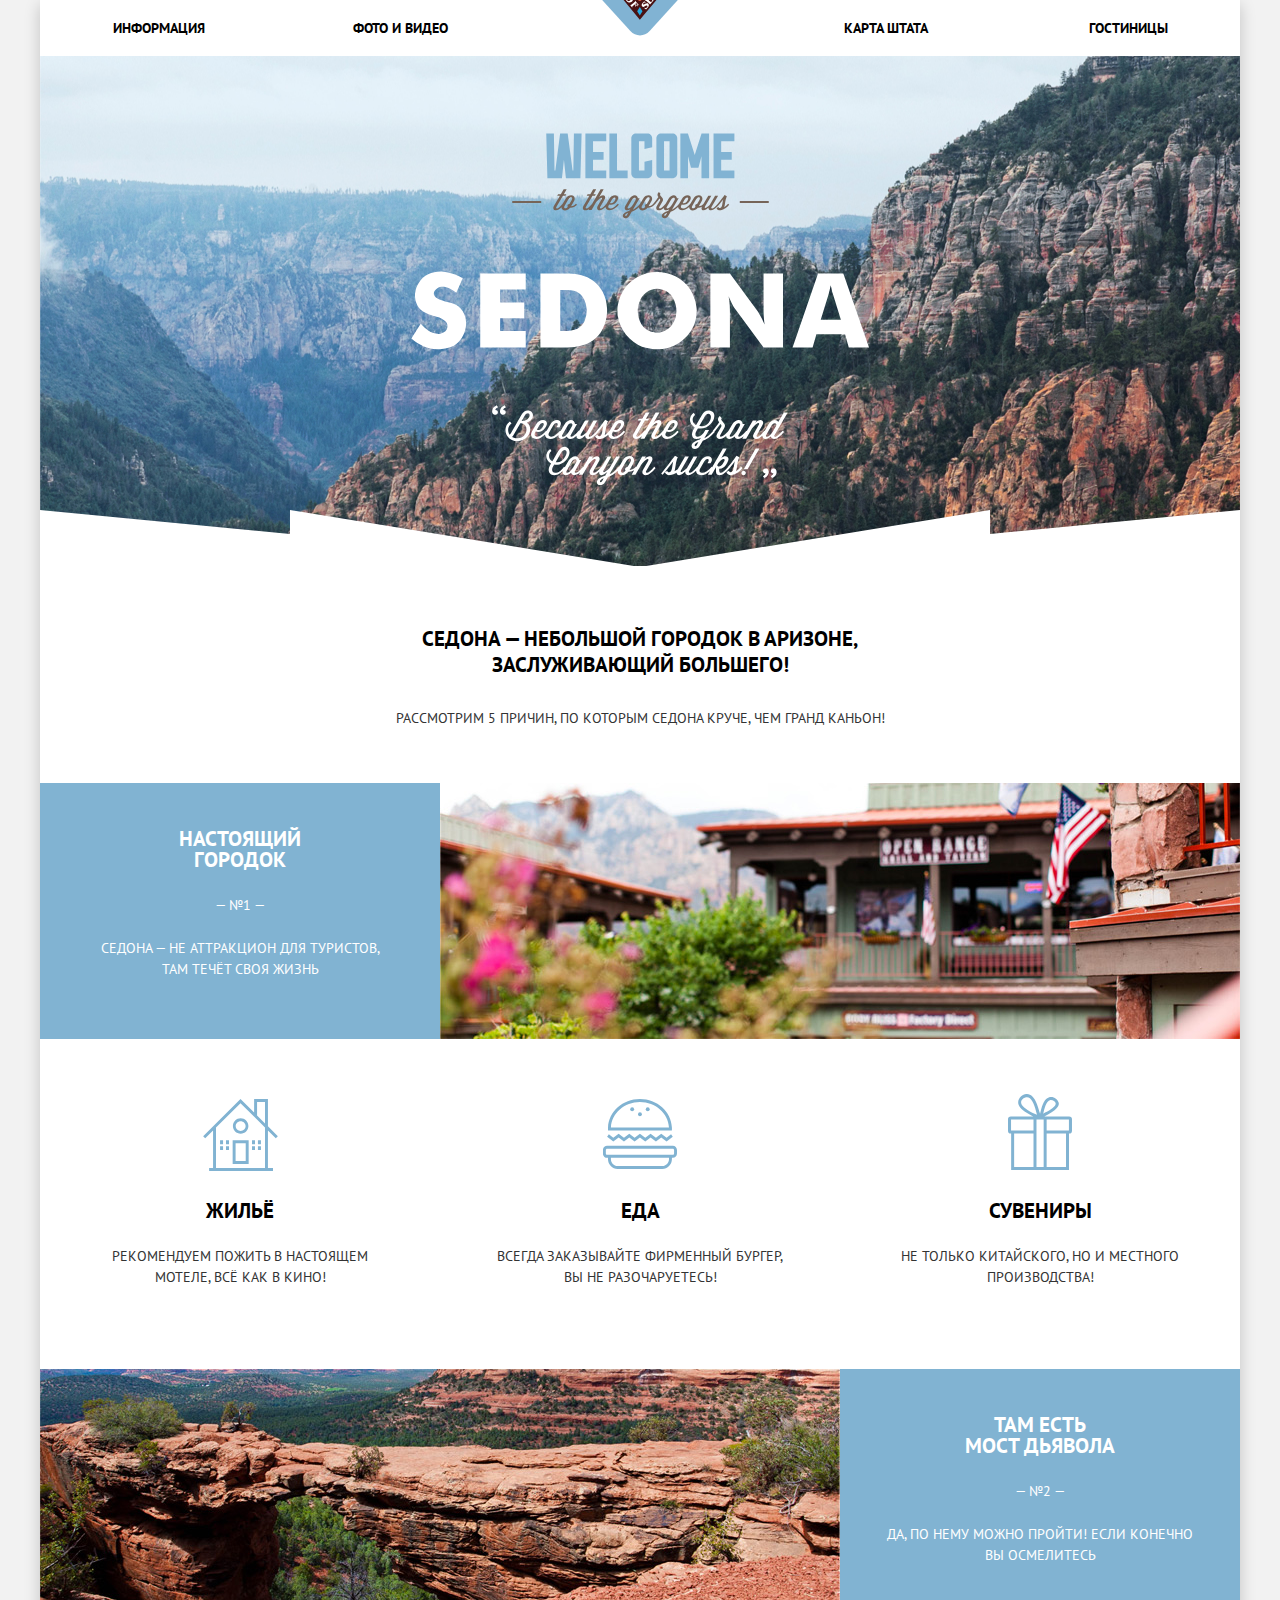
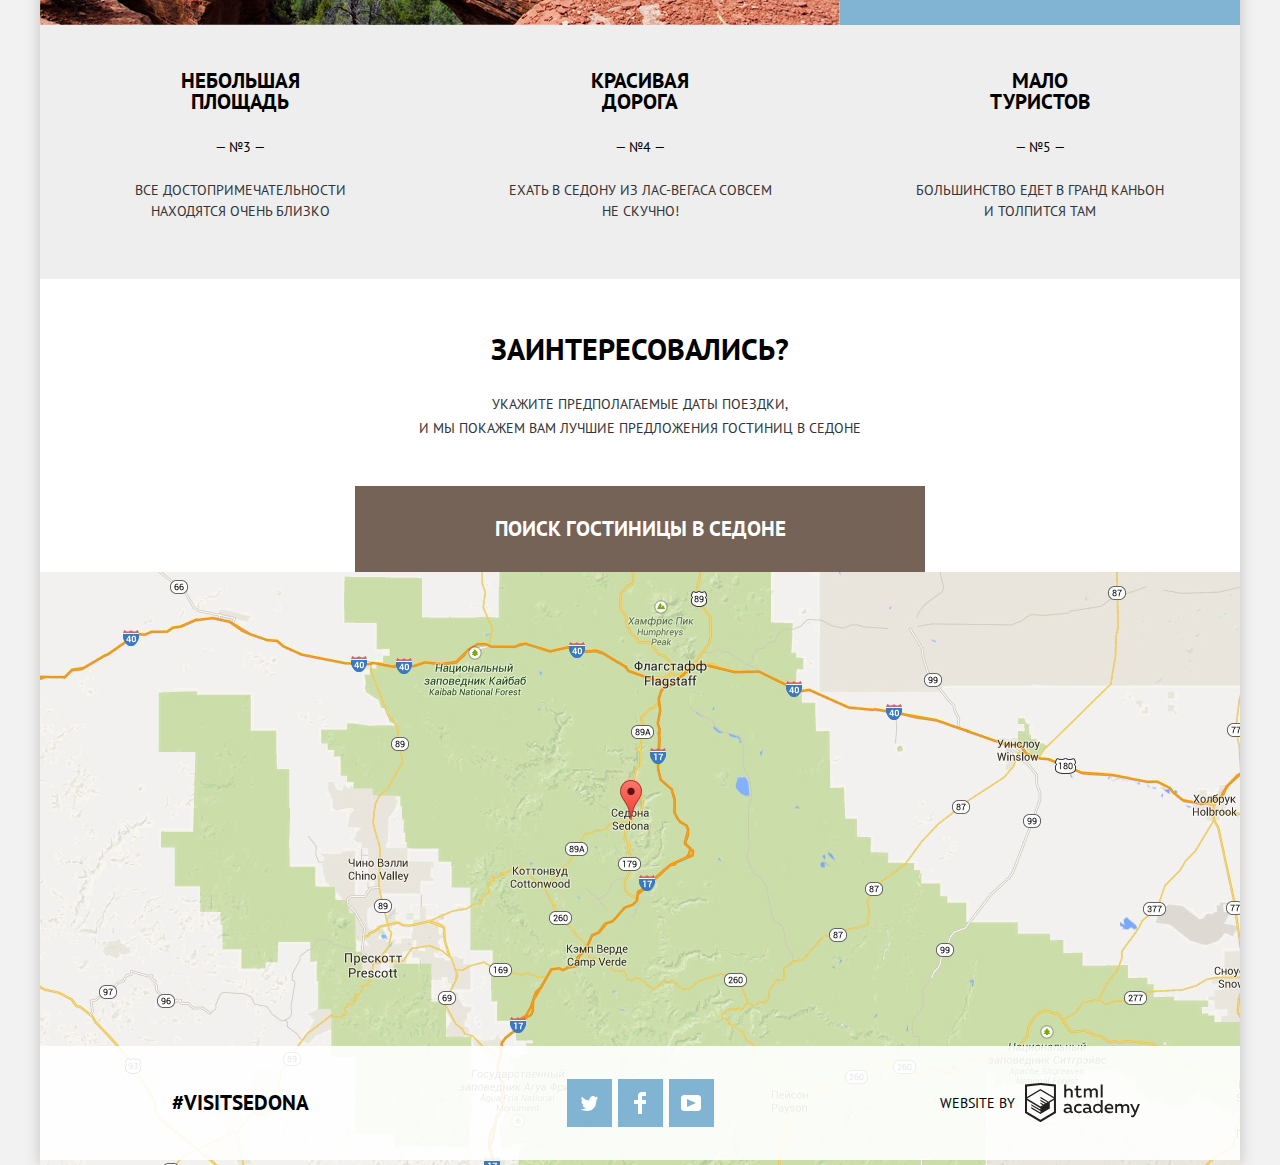
<file: index.html>
<!DOCTYPE html>
<html lang="ru">
	<head>
		<meta charset="utf-8">
		<title>HTML Academy: Седона</title>
		<link href="https://fonts.googleapis.com/css?family=PT+Sans:400,700&amp;subset=cyrillic" rel="stylesheet">
		<link rel="stylesheet" href="css/normalize.css">
		<link rel="stylesheet" href="css/style.css">
	</head>
	<body class="no-js">
		<div class="container">
			<header class="main-header">
				<nav class="main-navigation">
					<a class="main-header-logo">
						<img src="img/logo.svg" width="140" height="72" alt="Логотип города Седона">
					</a>
					<ul class="site-navigation">
						<li><a href="info.html">Информация</a></li>
						<li><a href="gallery.html">Фото и видео</a></li>
						<li><a href="map.html">Карта штата</a></li>
						<li><a href="inner.html">Гостиницы</a></li>
					</ul>
				</nav>
			</header>
			<main>
				<h1 class="visually-hidden">Туристический город Седона</h1>
				<div class="promo">
					<img src="img/promo-welcome.svg" width="459" height="353" alt="Добро пожаловать в Седона">
				</div>
				<div class="tagline">
					<b>Седона — небольшой городок в Аризоне, заслуживающий большего!</b>
				</div>
				<p class="summary">Рассмотрим 5 причин, по которым Седона круче, чем гранд каньон!</p>
				<section class="reasons">
					<h2 class="visually-hidden">Причины посетить в Седону</h2>
					<ol class="reasons-list">
						<li class="reasons-item">
							<div class="reason-description reason-blue">
								<h3 class="reason-title">Настоящий городок</h3>
								<span class="reason-number">&mdash; №1 &mdash;</span>
								<p class="summary">Седона — не аттракцион для туристов, там течёт своя жизнь</p>
							</div>
							<div class="reason-img reason-one-img">
								<img src="img/sedona_life.jpg" width="800" height="256" alt="Фото Седона">
							</div>
							<ul class="reason-points">
								<li class="reason-points-item">
									<h3>Жильё</h3>
									<p class="summary">Рекомендуем пожить в настоящем мотеле, всё как в кино!</p>
								</li>
								<li class="reason-points-item">
									<h3>Еда</h3>
									<p class="summary">Всегда заказывайте фирменный бургер, вы не разочаруетесь!</p>
								</li>
								<li class="reason-points-item">
									<h3>Сувениры</h3>
									<p class="summary">Не только китайского, но и местного производства!</p>
								</li>
							</ul>
						</li>
						<li class="reasons-item">
							<div class="reason-description reason-blue">
								<h3 class="reason-title">Там есть<br>Мост дьявола</h3>
								<span class="reason-number">&mdash; №2 &mdash;</span>
								<p class="summary">Да, по нему можно пройти! Если конечно вы осмелитесь</p>
							</div>
							<div class="reason-img reason-two-img">
								<img src="img/devil_bridge.jpg" width="800" height="256" alt="Мост Дьявола">
							</div>
						</li>
						<li class="reasons-item reason-grey">
							<h3 class="reason-title">Небольшая площадь</h3>
							<span class="reason-number">&mdash; №3 &mdash;</span>
							<p class="summary">Все достопримечательности находятся очень близко</p>
						</li>
						<li class="reasons-item reason-grey">
							<h3 class="reason-title">Красивая дорога</h3>
							<span class="reason-number">&mdash; №4 &mdash;</span>
							<p class="summary">Ехать в Седону из Лас-Вегаса совсем не скучно!</p>
						</li>
						<li class="reasons-item reason-grey">
							<h3 class="reason-title">Мало туристов</h3>
							<span class="reason-number">&mdash; №5 &mdash;</span>
							<p class="summary">Большинство едет в гранд каньон и толпится там</p>
						</li>
					</ol>
				</section>
				<section class="search-hotel">
					<h2>Заинтересовались?</h2>
					<p class="summary">Укажите предполагаемые даты поездки,<br>и мы покажем вам лучшие предложения гостиниц в Cедоне</p>
					<div>
						<a class="modal-open-button" href="search.html">Поиск гостиницы в Седоне</a>
					</div>
				</section>
				<section class="modal-search">
					<h2 class="visually-hidden">Параметры поиска гостиницы в Седоне</h2>
					<form class="search-hotel-form" action="https://echo.htmlacademy.ru" method="post">
						<p class="search-hotel-item arrival-item">
							<label for="arrival-date">Дата заезда:</label>
							<input id="arrival-date" type="text" name="arrival-date" value="" placeholder="24 апреля 2017">
							<button class="calendar" type="button">
								Календарь
								<svg xmlns="http://www.w3.org/2000/svg" width="21" height="22" viewBox="0 0 21 22">
									<path d="M19.251 2.025h-2.845V.648c0-.381-.294-.689-.656-.689-.363 0-.656.308-.656.689v1.377h-3.938V.648c0-.381-.294-.689-.655-.689-.363 0-.657.308-.657.689v1.377H5.906V.648c0-.381-.294-.689-.656-.689-.363 0-.657.308-.657.689v1.377H1.75C.784 2.025 0 2.847 0 3.862v16.302C0 21.179.784 22 1.75 22h17.501c.966 0 1.749-.821 1.749-1.836V3.862c0-1.015-.783-1.837-1.749-1.837zm.437 18.139a.448.448 0 0 1-.437.459H1.75a.45.45 0 0 1-.438-.459V3.862a.45.45 0 0 1 .438-.459h2.844v1.378c0 .381.294.689.657.689.362 0 .656-.308.656-.689V3.403h3.938v1.378c0 .381.294.689.657.689.361 0 .655-.308.655-.689V3.403h3.938v1.378c0 .381.293.689.656.689.362 0 .656-.308.656-.689V3.403h2.845c.241 0 .437.206.437.459v16.302z"></path>
									<path d="M4.594 8.225h2.625v2.066H4.594zM4.594 11.668h2.625v2.067H4.594zM4.594 15.112h2.625v2.066H4.594zM9.188 15.112h2.625v2.066H9.188zM9.188 11.668h2.625v2.067H9.188zM9.188 8.225h2.625v2.066H9.188zM13.781 15.112h2.625v2.066h-2.625zM13.781 11.668h2.625v2.067h-2.625zM13.781 8.225h2.625v2.066h-2.625z"></path>
								</svg>
							</button>
						</p>
						<p class="search-hotel-item departure-item">
							<label for="departure-date">Дата выезда:</label>
							<input id="departure-date" type="text" name="departure-date" value="" placeholder="4 июля 2017">
							<button class="calendar" type="button">
								Календарь
								<svg xmlns="http://www.w3.org/2000/svg" width="21" height="22" viewBox="0 0 21 22">
									<path d="M19.251 2.025h-2.845V.648c0-.381-.294-.689-.656-.689-.363 0-.656.308-.656.689v1.377h-3.938V.648c0-.381-.294-.689-.655-.689-.363 0-.657.308-.657.689v1.377H5.906V.648c0-.381-.294-.689-.656-.689-.363 0-.657.308-.657.689v1.377H1.75C.784 2.025 0 2.847 0 3.862v16.302C0 21.179.784 22 1.75 22h17.501c.966 0 1.749-.821 1.749-1.836V3.862c0-1.015-.783-1.837-1.749-1.837zm.437 18.139a.448.448 0 0 1-.437.459H1.75a.45.45 0 0 1-.438-.459V3.862a.45.45 0 0 1 .438-.459h2.844v1.378c0 .381.294.689.657.689.362 0 .656-.308.656-.689V3.403h3.938v1.378c0 .381.294.689.657.689.361 0 .655-.308.655-.689V3.403h3.938v1.378c0 .381.293.689.656.689.362 0 .656-.308.656-.689V3.403h2.845c.241 0 .437.206.437.459v16.302z"></path>
									<path d="M4.594 8.225h2.625v2.066H4.594zM4.594 11.668h2.625v2.067H4.594zM4.594 15.112h2.625v2.066H4.594zM9.188 15.112h2.625v2.066H9.188zM9.188 11.668h2.625v2.067H9.188zM9.188 8.225h2.625v2.066H9.188zM13.781 15.112h2.625v2.066h-2.625zM13.781 11.668h2.625v2.067h-2.625zM13.781 8.225h2.625v2.066h-2.625z"></path>
								</svg>
							</button>
						</p>
						<div class="item-wrapper">
						<div class="search-hotel-item adult-item">
							<label for="adult-number">Взрослые:</label>
							<div class="search-hotel-item-btn">
								<input id="adult-number" type="text" name="adult-number" value="" placeholder="2">
								<button class="minus-btn" type="button">Минус</button>
								<button class="plus-btn" type="button">Плюс</button>
							</div>
						</div>
						<div class="search-hotel-item children-item">
							<label class="children-number" for="children-number">Дети:</label>
							<div class="search-hotel-item-btn">
								<input id="children-number" type="text" name="children-number" value="" placeholder="0">
								<button class="minus-btn" type="button">Минус</button>
								<button class="plus-btn" type="button">Плюс</button>
							</div>
						</div>
						</div>
						<button class="modal-search-button" type="submit">
							Найти
						</button>
					</form>
				</section>
				<div class="map">
					<iframe src="https://www.google.com/maps/embed?pb=!1m18!1m12!1m3!1d418821.0767118998!2d-112.03239201950795!3d34.90853691144896!2m3!1f0!2f0!3f0!3m2!1i1024!2i768!4f13.1!3m3!1m2!1s0x872da132f942b00d%3A0x5548c523fa6c8efd!2z0KHQtdC00L7QvdCwLCDQkNGA0LjQt9C-0L3QsCA4NjMzNiwg0KHQqNCQ!5e0!3m2!1sru!2sru!4v1544948900220" width="1200" height="593" style="border:0" allowfullscreen></iframe>
					<img src="img/map.jpg" width="1200" height="593" alt="Карта Седона">
				</div>
			</main>
			<footer>
				<div class="footer-hashtag">
					<b>#visitsedona</b>
				</div>
				<div class="footer-social">
					<ul>
						<li>
							<a class="social-button" href="#">
								<span class="visually-hidden">Twitter</span>
								<svg xmlns="http://www.w3.org/2000/svg" xmlns:xlink="http://www.w3.org/1999/xlink" width="17" height="15" viewBox="0 0 17 15">
									<path fill="#FFF" d="M10.95.144c1.685-.496 2.984.27 3.577 1.179.673-.231 1.331-.481 2.011-.708a2.345 2.345 0 0 1-.857 1.768c.685.17 1.304-.491 1.304-.491-.169 1-1.006 1.788-1.563 2.024-.231 6.75-3.175 11.217-10.077 11.082h-.446c-.41 0-4.164-.46-4.898-1.887 2.271.196 3.893-.422 4.693-1.177-.96-.3-2.679-.477-2.979-2.95.349.106.564.228 1.19.119C1.705 8.247.374 7.53.448 5.33c.285.328 1.067.536 1.34.472C1.085 5.561-.182 2.442.894.85c1.818 1.854 3.735 3.606 7.152 3.773C8.254 2.33 9.183.793 10.95.144z"></path>
								</svg>
							</a>
						</li>
						<li>
							<a class="social-button" href="#">
								<span class="visually-hidden">Facebook</span>
								<svg xmlns="http://www.w3.org/2000/svg" width="12" height="22" viewBox="0 0 12 22">
									<path fill="#FFF" d="M12 4V0H8a4 4 0 0 0-4 4v4H0v4h4v10h4V12h4V8H8V4h4z"></path>
								</svg>
							</a>
						</li>
						<li>
							<a class="social-button" href="#">
								<span class="visually-hidden">Youtube</span>
								<svg xmlns="http://www.w3.org/2000/svg" xmlns:xlink="http://www.w3.org/1999/xlink" width="20" height="16" viewBox="0 0 20 16">
									<path fill="#FFF" d="M17 0H3C1.35 0 0 1.35 0 3v10c0 1.65 1.35 3 3 3h14c1.65 0 3-1.35 3-3V3c0-1.65-1.35-3-3-3zM6.027 11.998V4.002L15.014 8l-8.987 3.998z"></path>
								</svg>
							</a>
						</li>
					</ul>
				</div>
				<div class="footer-copyright">
					<b>Website by</b>
					<a class="button copyright-button" href="https://htmlacademy.ru/intensive/htmlcss">
						<span class="visually-hidden">HTML Academy</span>
						<svg id="Layer_1" data-name="Layer 1" xmlns="http://www.w3.org/2000/svg" viewBox="0 0 108.08 36.85">
							<title>logo-htmlacademy-small1</title>
							<path d="M44.61,26.88a2,2,0,0,0,.55-0.1v1.33a3.25,3.25,0,0,1-1.18.21,1.67,1.67,0,0,1-1.67-1,4.84,4.84,0,0,1-3.14,1.08c-1.51,0-2.91-.83-2.91-2.55,0-2.13,2-2.79,3.71-2.79a11.08,11.08,0,0,1,2.17.25v-0.3c0-1-.76-1.77-2.19-1.77a7.42,7.42,0,0,0-3,.64v-1.7a10.21,10.21,0,0,1,3.19-.55c2.36,0,3.81,1.12,3.81,3.65v3a0.54,0.54,0,0,0,.49.59h0.17Zm-6.44-1.13A1.35,1.35,0,0,0,39.63,27h0.11a3.39,3.39,0,0,0,2.41-1V24.58a9.72,9.72,0,0,0-1.81-.21c-1,0-2.16.33-2.16,1.38h0Zm12.36-6.11a5,5,0,0,1,2.57.64V22a4.08,4.08,0,0,0-2.3-.7,2.75,2.75,0,1,0,0,5.49,5,5,0,0,0,2.43-.64v1.71a6.27,6.27,0,0,1-2.76.57A4.21,4.21,0,0,1,46,24.51q0-.21,0-0.41a4.32,4.32,0,0,1,4.18-4.46h0.38Zm12.17,7.24a2,2,0,0,0,.55-0.1v1.33a3.25,3.25,0,0,1-1.18.21,1.67,1.67,0,0,1-1.67-1,4.84,4.84,0,0,1-3.14,1.08c-1.51,0-2.91-.83-2.91-2.55,0-2.13,2-2.79,3.71-2.79a11.08,11.08,0,0,1,2.17.25v-0.3c0-1-.76-1.77-2.19-1.77a7.42,7.42,0,0,0-3,.64v-1.7a10.21,10.21,0,0,1,3.19-.55c2.36,0,3.81,1.12,3.81,3.65v3a0.54,0.54,0,0,0,.49.59h0.17Zm-6.44-1.13A1.35,1.35,0,0,0,57.73,27h0.11a3.39,3.39,0,0,0,2.41-1V24.58a9.72,9.72,0,0,0-1.81-.21c-1.06,0-2.16.33-2.16,1.38h0ZM73,16V28.2H71.35V26.88a3.88,3.88,0,0,1-3.19,1.54,4.4,4.4,0,0,1,0-8.78,3.81,3.81,0,0,1,3,1.3V16H73Zm-4.53,5.22a2.76,2.76,0,1,0,0,5.52A2.86,2.86,0,0,0,71.15,25V23A2.91,2.91,0,0,0,68.49,21.27ZM79,19.64c3.31,0,4.46,2.68,3.92,5.09H76.7c0.21,1.5,1.67,2.11,3.19,2.11a6.11,6.11,0,0,0,2.64-.59v1.6a7.14,7.14,0,0,1-3,.57C77,28.42,74.78,27,74.78,24a4.18,4.18,0,0,1,4-4.39H79Zm0.09,1.54a2.28,2.28,0,0,0-2.44,2.1v0.06H81.3A2,2,0,0,0,79.13,21.18Zm5.73,7V19.87h1.65v1a3.81,3.81,0,0,1,2.78-1.27A2.86,2.86,0,0,1,91.89,21a4.12,4.12,0,0,1,2.91-1.33A3.06,3.06,0,0,1,98,23V28.2h-1.9V23.05a1.59,1.59,0,0,0-1.42-1.75H94.42a2.8,2.8,0,0,0-2.07,1.12V28.2h-1.9V23.05A1.59,1.59,0,0,0,89,21.31H88.8a3,3,0,0,0-2.21,1.29v5.63H84.86Zm21.31-8.33h1.9l-3.91,9.46c-0.9,2.17-2.09,2.86-3.35,2.86a4.76,4.76,0,0,1-1.1-.14V30.46a2.86,2.86,0,0,0,.85.12c0.9,0,1.58-.64,2.07-1.9l0.17-.42-4-8.4h2l2.86,6.29ZM38.73,1.46V6.22a3.81,3.81,0,0,1,2.7-1.14,3.25,3.25,0,0,1,3.44,3.4v5.15H43V8.72a1.81,1.81,0,0,0-1.61-2h-0.3a2.93,2.93,0,0,0-2.32,1.39v5.52h-1.9V1.46h1.9ZM49.94,2.31v3h3V6.91h-3v3.81c0,1.1.5,1.46,1.58,1.46a4.49,4.49,0,0,0,1.69-.33v1.6A6.8,6.8,0,0,1,51,13.8a2.55,2.55,0,0,1-2.86-2.74V6.89H46.58V5.26h1.5V2.74Zm5.4,11.31V5.28H57v1A3.81,3.81,0,0,1,59.77,5a2.86,2.86,0,0,1,2.6,1.33A4.12,4.12,0,0,1,65.28,5,3.06,3.06,0,0,1,68.44,8.4v5.21h-1.9V8.46a1.59,1.59,0,0,0-1.42-1.75H64.89a2.8,2.8,0,0,0-2.07,1.12v5.78h-1.9V8.46A1.59,1.59,0,0,0,59.5,6.71H59.27A3,3,0,0,0,57.06,8v5.63H55.34ZM71.17,1.45H73V13.6H71.17V1.45ZM14.71,0H14.55L0,1.54V28.21l14.55,8.66,14.55-8.66V1.54Zm12.5,27.1L14.55,34.64,1.9,27.12V16.18l12.59,7.5V25L5.86,19.9v1.31l8.68,5.21v1.39L5.87,22.65V24l8.68,5.21,8.75-5.24V18.31L27.2,16V27.12Zm0-12.53-3.48,2-1.6,1L14.51,13v1.31L21,18.23H21l-0.14.09-1,.54-5.37-3.2V17l4.24,2.52-1,.67-3.2-1.9v1.31l2.1,1.24L14.5,22.1,2,14.65,14.51,7.11Zm0-1.32L14.49,5.76,1.91,13.25v-10L14.56,1.92,27.21,3.25v10h0Z" transform="translate(0 -0.02)" fill="#231f20"></path>
						</svg>
					</a>
				</div>
			</footer>
		</div>
		<script src="js/miniscript.js"></script>
	</body>
</html>
</file>
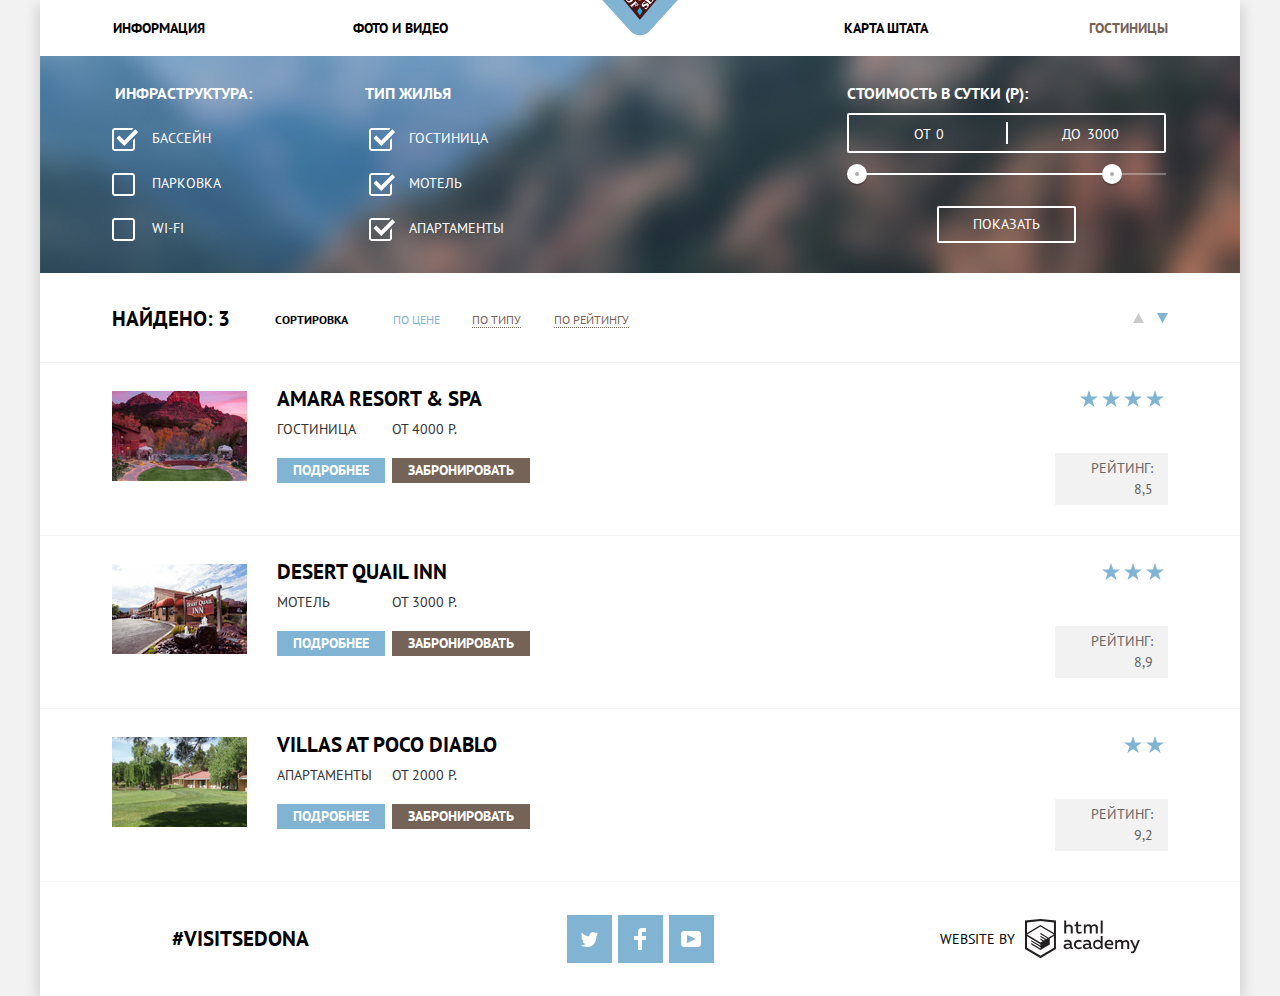
<file: inner.html>
<!DOCTYPE html>
<html lang="ru">
	<head>
		<meta charset="utf-8">
		<title>HTML Academy: Седона</title>
		<link href="https://fonts.googleapis.com/css?family=PT+Sans:400,700&amp;subset=cyrillic" rel="stylesheet">
		<link rel="stylesheet" href="css/normalize.css">
		<link rel="stylesheet" href="css/ministyle.css">
	</head>
	<body>
		<div class="container">
			<header class="main-header">
				<nav class="main-navigation">
					<a href="index.html" class="main-header-logo">
						<img src="img/logo.svg" width="140" height="72" alt="Логотип города Седона">
					</a>
					<ul class="site-navigation">
						<li><a href="info.html">Информация</a></li>
						<li><a href="gallery.html">Фото и видео</a></li>
						<li><a href="map.html">Карта штата</a></li>
						<li class="site-navigation-current"><a href="inner.html">Гостиницы</a></li>
					</ul>
				</nav>
			</header>
			<main>
				<section class="hotel-filters">
					<form class="filter" method="get" action="https://echo.htmlacademy.ru">
						<fieldset class="infrastructure">
							<legend>Инфраструктура:</legend>
							<ul>
								<li class="filter-option">
									<input class="visually-hidden filter-input filter-input-checkbox" type="checkbox" name="pool" id="filter-pool" checked>
									<label for="filter-pool">Бассейн</label>
								</li>
								<li class="filter-option">
									<input class="visually-hidden filter-input filter-input-checkbox" type="checkbox" name="parking" id="filter-parking">
									<label for="filter-parking">Парковка</label>
								</li>
								<li class="filter-option">
									<input class="visually-hidden filter-input filter-input-checkbox" type="checkbox" name="wifi" id="filter-wifi">
									<label for="filter-wifi">Wi-fi</label>
								</li>
							</ul>
						</fieldset>
						<fieldset class="type">
							<legend>Тип жилья</legend>
							<ul>
								<li class="filter-option">
									<input class="visually-hidden filter-input filter-input-checkbox" type="checkbox" name="hotel" id="filter-hotel" checked>
									<label for="filter-hotel">Гостиница</label>
								</li>
								<li class="filter-option">
									<input class="visually-hidden filter-input filter-input-checkbox" type="checkbox" name="motel" id="filter-motel" checked>
									<label for="filter-motel">Мотель</label>
								</li>
								<li class="filter-option">
									<input class="visually-hidden filter-input filter-input-checkbox" type="checkbox" name="apartments" id="filter-apartments" checked>
									<label for="filter-apartments">Апартаменты</label>
								</li>
							</ul>
						</fieldset>
						<fieldset class="cost">
							<legend>Стоимость в сутки (р):</legend>
							<div class="cost-range">
								<label class="min-price" for="from-range">От <input type="text" name="range-field" id="from-range" value="0"></label>
								<label class="max-price" for="to-range">До <input type="text" name="range-field" id="to-range" value="3000"></label>
							</div>
							<div class="range-controls">
								<div class="range-scale">
									<div class="bar"></div>
								</div>
								<div class="range-toggle range-toggle-min"></div>
								<div class="range-toggle range-toggle-max"></div>
							</div>
							<button type="submit" class="filter-button button">
								Показать
							</button>
						</fieldset>
					</form>
				</section>
				<section class="sorting-filters">
					<div class="wrapper">
						<p>Найдено: 3</p>
					</div>
					<div class="sorting">
						<h2 class="sorting-title">Сортировка</h2>
						<ul class="sorting-list">
							<li class="sorting-item sorting-item-active">
								<a href="#">По цене</a>
							</li>
							<li class="sorting-item">
								<a href="#">По типу</a>
							</li>
							<li class="sorting-item">
								<a href="#">По рейтингу</a>
							</li>
						</ul>
						<ul class="sorting-arrows">
							<li class="sorting-arrow-up">
								<a href="#">Вверх</a>
								<svg xmlns="http://www.w3.org/2000/svg" width="11" height="10" viewBox="0 0 11 10">
									<path fill="#231F20" d="M5.5 0L0 10h11z"/>
								</svg>
							</li>
							<li class="sorting-arrow-down sorting-arrow-down-active">
								<a href="#">Вниз</a>
								<svg xmlns="http://www.w3.org/2000/svg" width="11" height="10" viewBox="0 0 11 10">
									<path fill="#231F20" d="M5.5 10L0 0h11"/>
								</svg>
							</li>
						</ul>
					</div>
				</section>
				<section class="catalog">
					<h2 class="visually-hidden">Список гостиниц</h2>
					<ul class="catalog-list">
						<li class="catalog-item">
							<div class="catalog-item-image">
								<a href="catalog-item.html">
									<img src="img/amara-resort.jpg" width="135" height="90" alt="Гостиница Amara Resort & Spa">
								</a>
							</div>
							<div class="catalog-item-info">
								<h3>
									<a href="catalog-item.html">Amara Resort & Spa</a>
								</h3>
								<div class="catalog-item-price summary column">
									<div>
										<p>Гостиница</p>
										<a class="button" href="#">Подробнее</a>
									</div>
									<div>
										<p>От 4000 Р.</p>
										<a class="button-order" href="#">Забронировать</a>
									</div>
								</div>
							</div>
							<div class="catalog-item-rate">
								<div class="stars">
									Звёзды
									<span></span>
									<span></span>
									<span></span>
									<span></span>
								</div>
								<p class="rate summary">Рейтинг: 8,5</p>
							</div>
						</li>
						<li class="catalog-item">
							<div class="catalog-item-image">
								<a href="catalog-item.html">
									<img src="img/desert-quail.jpg" width="135" height="90" alt="Мотель Desert Quail Inn">
								</a>
							</div>
							<div class="catalog-item-info">
								<h3>
									<a href="catalog-item.html">Desert Quail Inn</a>
								</h3>
								<div class="catalog-item-price summary column">
									<div>
										<p>Мотель</p>
										<a class="button" href="#">Подробнее</a>
									</div>
									<div>
										<p>От 3000 Р.</p>
										<a class="button-order" href="#">Забронировать</a>
									</div>
								</div>
							</div>
							<div class="catalog-item-rate">
								<div class="stars">
									Звёзды
									<span></span>
									<span></span>
									<span></span>
								</div>
								<p class="rate summary">Рейтинг: 8,9</p>
							</div>
						</li>
						<li class="catalog-item">
							<div class="catalog-item-image">
								<a href="catalog-item.html">
									<img src="img/villas.jpg" width="135" height="90" alt="Апартаменты Villas at Poco Diablo">
								</a>
							</div>
							<div class="catalog-item-info">
								<h3>
									<a href="catalog-item.html">Villas at Poco Diablo</a>
								</h3>
								<div class="catalog-item-price summary column">
									<div>
										<p>Апартаменты</p>
										<a class="button" href="#">Подробнее</a>
									</div>
									<div>
										<p>От 2000 Р.</p>
										<a class="button-order" href="#">Забронировать</a>
									</div>
								</div>
							</div>
							<div class="catalog-item-rate">
								<div class="stars">
									Звёзды
									<span></span>
									<span></span>
								</div>
								<p class="rate summary">Рейтинг: 9,2</p>
							</div>
						</li>
					</ul>
				</section>
			</main>
			<footer class="inner-footer">
				<div class="footer-hashtag">
					<b>#visitsedona</b>
				</div>
				<div class="footer-social">
					<ul>
						<li>
							<a class="social-button" href="#">
								<span class="visually-hidden">Twitter</span>
								<svg xmlns="http://www.w3.org/2000/svg" xmlns:xlink="http://www.w3.org/1999/xlink" width="17" height="15" viewBox="0 0 17 15">
									<path fill="#FFF" d="M10.95.144c1.685-.496 2.984.27 3.577 1.179.673-.231 1.331-.481 2.011-.708a2.345 2.345 0 0 1-.857 1.768c.685.17 1.304-.491 1.304-.491-.169 1-1.006 1.788-1.563 2.024-.231 6.75-3.175 11.217-10.077 11.082h-.446c-.41 0-4.164-.46-4.898-1.887 2.271.196 3.893-.422 4.693-1.177-.96-.3-2.679-.477-2.979-2.95.349.106.564.228 1.19.119C1.705 8.247.374 7.53.448 5.33c.285.328 1.067.536 1.34.472C1.085 5.561-.182 2.442.894.85c1.818 1.854 3.735 3.606 7.152 3.773C8.254 2.33 9.183.793 10.95.144z"/>
								</svg>
							</a>
						</li>
						<li>
							<a class="social-button" href="#">
								<span class="visually-hidden">Facebook</span>
								<svg xmlns="http://www.w3.org/2000/svg" width="12" height="22" viewBox="0 0 12 22">
									<path fill="#FFF" d="M12 4V0H8a4 4 0 0 0-4 4v4H0v4h4v10h4V12h4V8H8V4h4z"/>
								</svg>
							</a>
						</li>
						<li>
							<a class="social-button" href="#">
								<span class="visually-hidden">Youtube</span>
								<svg xmlns="http://www.w3.org/2000/svg" xmlns:xlink="http://www.w3.org/1999/xlink" width="20" height="16" viewBox="0 0 20 16">
									<path fill="#FFF" d="M17 0H3C1.35 0 0 1.35 0 3v10c0 1.65 1.35 3 3 3h14c1.65 0 3-1.35 3-3V3c0-1.65-1.35-3-3-3zM6.027 11.998V4.002L15.014 8l-8.987 3.998z"/>
								</svg>
							</a>
						</li>
					</ul>
				</div>
				<div class="footer-copyright">
					<b>Website by</b>
					<a class="button copyright-button" href="https://htmlacademy.ru/intensive/htmlcss">
						<span class="visually-hidden">HTML Academy</span>
						<svg id="Layer_1" data-name="Layer 1" xmlns="http://www.w3.org/2000/svg" viewBox="0 0 108.08 36.85">
							<title>logo-htmlacademy-small1</title>
							<path d="M44.61,26.88a2,2,0,0,0,.55-0.1v1.33a3.25,3.25,0,0,1-1.18.21,1.67,1.67,0,0,1-1.67-1,4.84,4.84,0,0,1-3.14,1.08c-1.51,0-2.91-.83-2.91-2.55,0-2.13,2-2.79,3.71-2.79a11.08,11.08,0,0,1,2.17.25v-0.3c0-1-.76-1.77-2.19-1.77a7.42,7.42,0,0,0-3,.64v-1.7a10.21,10.21,0,0,1,3.19-.55c2.36,0,3.81,1.12,3.81,3.65v3a0.54,0.54,0,0,0,.49.59h0.17Zm-6.44-1.13A1.35,1.35,0,0,0,39.63,27h0.11a3.39,3.39,0,0,0,2.41-1V24.58a9.72,9.72,0,0,0-1.81-.21c-1,0-2.16.33-2.16,1.38h0Zm12.36-6.11a5,5,0,0,1,2.57.64V22a4.08,4.08,0,0,0-2.3-.7,2.75,2.75,0,1,0,0,5.49,5,5,0,0,0,2.43-.64v1.71a6.27,6.27,0,0,1-2.76.57A4.21,4.21,0,0,1,46,24.51q0-.21,0-0.41a4.32,4.32,0,0,1,4.18-4.46h0.38Zm12.17,7.24a2,2,0,0,0,.55-0.1v1.33a3.25,3.25,0,0,1-1.18.21,1.67,1.67,0,0,1-1.67-1,4.84,4.84,0,0,1-3.14,1.08c-1.51,0-2.91-.83-2.91-2.55,0-2.13,2-2.79,3.71-2.79a11.08,11.08,0,0,1,2.17.25v-0.3c0-1-.76-1.77-2.19-1.77a7.42,7.42,0,0,0-3,.64v-1.7a10.21,10.21,0,0,1,3.19-.55c2.36,0,3.81,1.12,3.81,3.65v3a0.54,0.54,0,0,0,.49.59h0.17Zm-6.44-1.13A1.35,1.35,0,0,0,57.73,27h0.11a3.39,3.39,0,0,0,2.41-1V24.58a9.72,9.72,0,0,0-1.81-.21c-1.06,0-2.16.33-2.16,1.38h0ZM73,16V28.2H71.35V26.88a3.88,3.88,0,0,1-3.19,1.54,4.4,4.4,0,0,1,0-8.78,3.81,3.81,0,0,1,3,1.3V16H73Zm-4.53,5.22a2.76,2.76,0,1,0,0,5.52A2.86,2.86,0,0,0,71.15,25V23A2.91,2.91,0,0,0,68.49,21.27ZM79,19.64c3.31,0,4.46,2.68,3.92,5.09H76.7c0.21,1.5,1.67,2.11,3.19,2.11a6.11,6.11,0,0,0,2.64-.59v1.6a7.14,7.14,0,0,1-3,.57C77,28.42,74.78,27,74.78,24a4.18,4.18,0,0,1,4-4.39H79Zm0.09,1.54a2.28,2.28,0,0,0-2.44,2.1v0.06H81.3A2,2,0,0,0,79.13,21.18Zm5.73,7V19.87h1.65v1a3.81,3.81,0,0,1,2.78-1.27A2.86,2.86,0,0,1,91.89,21a4.12,4.12,0,0,1,2.91-1.33A3.06,3.06,0,0,1,98,23V28.2h-1.9V23.05a1.59,1.59,0,0,0-1.42-1.75H94.42a2.8,2.8,0,0,0-2.07,1.12V28.2h-1.9V23.05A1.59,1.59,0,0,0,89,21.31H88.8a3,3,0,0,0-2.21,1.29v5.63H84.86Zm21.31-8.33h1.9l-3.91,9.46c-0.9,2.17-2.09,2.86-3.35,2.86a4.76,4.76,0,0,1-1.1-.14V30.46a2.86,2.86,0,0,0,.85.12c0.9,0,1.58-.64,2.07-1.9l0.17-.42-4-8.4h2l2.86,6.29ZM38.73,1.46V6.22a3.81,3.81,0,0,1,2.7-1.14,3.25,3.25,0,0,1,3.44,3.4v5.15H43V8.72a1.81,1.81,0,0,0-1.61-2h-0.3a2.93,2.93,0,0,0-2.32,1.39v5.52h-1.9V1.46h1.9ZM49.94,2.31v3h3V6.91h-3v3.81c0,1.1.5,1.46,1.58,1.46a4.49,4.49,0,0,0,1.69-.33v1.6A6.8,6.8,0,0,1,51,13.8a2.55,2.55,0,0,1-2.86-2.74V6.89H46.58V5.26h1.5V2.74Zm5.4,11.31V5.28H57v1A3.81,3.81,0,0,1,59.77,5a2.86,2.86,0,0,1,2.6,1.33A4.12,4.12,0,0,1,65.28,5,3.06,3.06,0,0,1,68.44,8.4v5.21h-1.9V8.46a1.59,1.59,0,0,0-1.42-1.75H64.89a2.8,2.8,0,0,0-2.07,1.12v5.78h-1.9V8.46A1.59,1.59,0,0,0,59.5,6.71H59.27A3,3,0,0,0,57.06,8v5.63H55.34ZM71.17,1.45H73V13.6H71.17V1.45ZM14.71,0H14.55L0,1.54V28.21l14.55,8.66,14.55-8.66V1.54Zm12.5,27.1L14.55,34.64,1.9,27.12V16.18l12.59,7.5V25L5.86,19.9v1.31l8.68,5.21v1.39L5.87,22.65V24l8.68,5.21,8.75-5.24V18.31L27.2,16V27.12Zm0-12.53-3.48,2-1.6,1L14.51,13v1.31L21,18.23H21l-0.14.09-1,.54-5.37-3.2V17l4.24,2.52-1,.67-3.2-1.9v1.31l2.1,1.24L14.5,22.1,2,14.65,14.51,7.11Zm0-1.32L14.49,5.76,1.91,13.25v-10L14.56,1.92,27.21,3.25v10h0Z" transform="translate(0 -0.02)" fill="#231f20"/>
						</svg>
					</a>
				</div>
			</footer>
		</div>
	</body>
</html>
</file>
<file: css/style.css>
body {
	margin: 0;
	padding: 0;
	position: relative;
	font-family: "PT Sans", Arial, sans-serif;
	font-size: 14px;
	line-height: 26px;
	font-weight: 700;
	color: #000000;
	text-transform: uppercase;
	background-color: #f2f2f2;
}

a {
	text-decoration: none;
}

.no-js .modal-search {
	display: block;
}

.visually-hidden,
input[type="checkbox"].visually-hidden {
	position: absolute;
	width: 1px;
	height: 1px;
	margin: -1px;
	border: 0;
	padding: 0;
	white-space: nowrap;
	-webkit-clip-path: inset(100%);
					clip-path: inset(100%);
	clip: rect(0 0 0 0);
	overflow: hidden;
}

.container {
	width: 1200px;
	margin: 0 auto;
	background-color: #ffffff;
	-webkit-box-shadow: 0 5px 15px rgba(0,1,1,.2);
					box-shadow: 0 5px 15px rgba(0,1,1,.2);
}

.container main {
	position: relative;
	text-align: center;
}

.main-header {
	background-color: #ffffff;
	min-height: 55px;
}

.main-navigation {
	position: relative;
	color: #000000;
}

.main-header-logo {
	display: block;
	-ms-flex-item-align: center;
			-ms-grid-row-align: center;
			align-self: center;
	position: absolute;
	left: 50%;
	-webkit-transform: translateX(-50%);
			-ms-transform: translateX(-50%);
					transform: translateX(-50%);
	z-index: 1;
	width: 140px;
	height: 72px;
}

.site-navigation {
	display: -webkit-box;
	display: -ms-flexbox;
	display: flex;
	-webkit-box-align: center;
			-ms-flex-align: center;
					align-items: center;
	width: 1055px;
	margin: 0 auto;
	padding: 15px 0;
	list-style: none;
}

.site-navigation li {
	width: 240px;
}

.site-navigation li:nth-child(2) {
	margin-right: auto;
}

.site-navigation li:nth-child(3),
.site-navigation li:nth-child(4) {
	text-align: right;
}

.site-navigation a {
	color: #000000;
}

.site-navigation a:hover {
	color: #81b3d2;
}

.site-navigation a:focus,
.site-navigation a:active {
	color: #bdbbbc;
}

.site-navigation-current a {
	color: #766357;
}

.promo {
	display: -webkit-box;
	display: -ms-flexbox;
	display: flex;
	-webkit-box-pack: center;
			-ms-flex-pack: center;
					justify-content: center;
	position: relative;
	min-height: 510px;
	-webkit-box-sizing: border-box;
					box-sizing: border-box;
	padding-top: 77px;
	margin-bottom: 60px;
	background-color: #9faab6;
	background-image: url("../img/background-photo.jpg");
	background-position: center 21%;
	background-repeat: no-repeat;
}

.promo img {
	display: block;
	width: 459px;
	height: 353px;
}

.promo::before {
	content: "";
	position: absolute;
	left: 0;
	bottom: -2.5px;
	width: 100%;
	height: 59px;
	background-image: url("../img/promo-mask.svg");
	background-position: center bottom;
	background-repeat: no-repeat;
}

.tagline {
	width: 440px;
	margin: 0 auto;
	margin-bottom: 27px;
	text-align: center;
	font-size: 21px;
	line-height: 26px;
	color: #000000;
}

.summary {
	margin: 0 0 52px;
	font-weight: normal;
	color: #333333;
}

.reasons {
	margin: 45px 0 52px;
}

.reasons-list {
	display: -webkit-box;
	display: -ms-flexbox;
	display: flex;
	-ms-flex-wrap: wrap;
			flex-wrap: wrap;
	list-style: none;
	margin: 0;
	padding: 0;
}

.reasons-list h3 {
	width: 155px;
	margin: 0 auto;
	margin-bottom: 22px;
	font-size: 21px;
	line-height: 21px;
}

.reasons-item {
	-webkit-box-flex: 1;
			-ms-flex-positive: 1;
					flex-grow: 1;
}

.reasons-item:nth-child(1) {
	display: -webkit-box;
	display: -ms-flexbox;
	display: flex;
	-ms-flex-wrap: wrap;
			flex-wrap: wrap;
}

.reasons-item p,
.reasons-item span {
	font-size: 14px;
	line-height: 21px;
}

.reasons-item p {
	margin: 0;
	margin-top: 20px;
}

.reason-description {
	padding: 45px 50px;
	-webkit-box-sizing: border-box;
					box-sizing: border-box;
}

.reason-number {
	font-weight: normal;
}

.reason-img {
	width: 800px;
	background-color: #81b3d2;
}

.reason-img img {
	display: block;
	width: 800px;
}

.reasons-item:nth-child(2) {
	display: -webkit-box;
	display: -ms-flexbox;
	display: flex;
}

.reasons-item:nth-child(2) .reason-description {
	-webkit-box-ordinal-group: 2;
			-ms-flex-order: 1;
					order: 1;
	padding: 45px;
}

.reasons-item:nth-child(4) {
	padding: 45px 65px;
}

.reason-points {
	display: -webkit-box;
	display: -ms-flexbox;
	display: flex;
	list-style: none;
	-webkit-box-pack: center;
			-ms-flex-pack: center;
					justify-content: center;
	padding: 0;
	color: #000000;
	background-color: #ffffff;
}

.reason-points-item {
	width: 400px;
	min-height: 330px;
	-webkit-box-sizing: border-box;
					box-sizing: border-box;
	position: relative;
	padding: 161px 55px 65px;
}

.reason-points-item:nth-child(1)::before {
	content: "";
	width: 75px;
	height: 72px;
	position: absolute;
	top: 60px;
	left: 0;
	right: 0;
	margin: 0 auto;
	background-image: url("../img/icon-1.svg");
	background-repeat: no-repeat;
}

.reason-points-item:nth-child(2)::before {
	content: "";
	width: 74px;
	height: 70px;
	position: absolute;
	top: 60px;
	left: 0;
	right: 0;
	margin: 0 auto;
	background-image: url("../img/icon-3.svg");
	background-repeat: no-repeat;
}

.reason-points-item:last-child::before {
	content: "";
	width: 64px;
	height: 76px;
	position: absolute;
	top: 55px;
	left: 0;
	right: 0;
	margin: 0 auto;
	background-image: url("../img/icon-2.svg");
	background-repeat: no-repeat;
}

.reason-points-item h3,
.reason-points-item p {
	margin: 0 auto;
}

.reason-points-item h3 {
	margin-bottom: 25px;
}

.reason-blue {
	width: 400px;
	color: #ffffff;
	background-color: #81b3d2;
}

.reason-blue p {
	color: #ffffff;
}

.reason-grey {
	width: 400px;
	min-height: 254px;
	-webkit-box-sizing: border-box;
					box-sizing: border-box;
	padding: 45px 75px;
	color: #000000;
	background-color: #eeeeee;
}

.search-hotel h2 {
	margin: 0;
	margin-bottom: 25px;
	font-size: 30px;
	line-height: 36px;
	color: #000000;
}

.search-hotel p {
	margin: 0 20px;
	margin-bottom: 46px;
	line-height: 24px;
}

.modal-open-button {
	display: inline-block;
	width: 570px;
	-webkit-box-sizing: border-box;
					box-sizing: border-box;
	position: relative;
	z-index: 3;
	padding: 30px 25px;
	vertical-align: center;
	text-align: center;
	font-size: 21px;
	line-height: 26px;
	font-weight: 700;
	color: #ffffff;
	text-transform: uppercase;
	background-color: #766357;
	border: none;
}

.modal-open-button:hover {
	background-color: #604e43;
}

.modal-open-button:focus,
.modal-open-button:active {
	background-color: #503e33;
	color: rgba(255, 255, 255, 0.3);
}

@-webkit-keyframes slide {
	0% {
		-webkit-transform: translateY(-88px);
						transform: translateY(-88px);
	}
	20% {
		-webkit-transform: translateY(-78px);
						transform: translateY(-78px);
	}
	30% {
		-webkit-transform: translateY(-68px);
						transform: translateY(-68px);
	}
	40% {
		-webkit-transform: translateY(-58px);
						transform: translateY(-58px);
	}
	50% {
		-webkit-transform: translateY(-48px);
						transform: translateY(-48px);
	}
	60% {
		-webkit-transform: translateY(-38px);
						transform: translateY(-38px);
	}
	70% {
		-webkit-transform: translateY(-28px);
						transform: translateY(-28px);
	}
	80% {
		-webkit-transform: translateY(-18px);
						transform: translateY(-18px);
	}
	90% {
		-webkit-transform: translateY(-8px);
						transform: translateY(-8px);
	}
	100% {
		-webkit-transform: translateY(0px);
						transform: translateY(0px);
	}
}

@keyframes slide {
	0% {
		-webkit-transform: translateY(-88px);
						transform: translateY(-88px);
	}
	20% {
		-webkit-transform: translateY(-78px);
						transform: translateY(-78px);
	}
	30% {
		-webkit-transform: translateY(-68px);
						transform: translateY(-68px);
	}
	40% {
		-webkit-transform: translateY(-58px);
						transform: translateY(-58px);
	}
	50% {
		-webkit-transform: translateY(-48px);
						transform: translateY(-48px);
	}
	60% {
		-webkit-transform: translateY(-38px);
						transform: translateY(-38px);
	}
	70% {
		-webkit-transform: translateY(-28px);
						transform: translateY(-28px);
	}
	80% {
		-webkit-transform: translateY(-18px);
						transform: translateY(-18px);
	}
	90% {
		-webkit-transform: translateY(-8px);
						transform: translateY(-8px);
	}
	100% {
		-webkit-transform: translateY(0px);
						transform: translateY(0px);
	}
}

@-webkit-keyframes shake {
	0%,
	100% {
		-webkit-transform: translateX(0);
						transform: translateX(0);
	}
	10%,
	30%,
	50%,
	70%,
	90% {
		-webkit-transform: translateX(-10px);
						transform: translateX(-10px);
	}
	20%,
	40%,
	60%,
	80% {
		-webkit-transform: translateX(10px);
						transform: translateX(10px);
	}
}

@keyframes shake {
	0%,
	100% {
		-webkit-transform: translateX(0);
						transform: translateX(0);
	}
	10%,
	30%,
	50%,
	70%,
	90% {
		-webkit-transform: translateX(-10px);
						transform: translateX(-10px);
	}
	20%,
	40%,
	60%,
	80% {
		-webkit-transform: translateX(10px);
						transform: translateX(10px);
	}
}

.modal-error {
	-webkit-animation: shake 0.6s;
					animation: shake 0.6s;
}

.modal-search {
	position: relative;
	z-index: 2;
	display: none;
}

.modal-show {
	display: block;
	-webkit-animation: slide 0.3s;
					animation: slide 0.3s;
}

.search-hotel-form {
	position: absolute;
	left: 0;
	right: 0;
	background-color: #ffffff;
	width: 570px;
	-webkit-box-sizing: border-box;
					box-sizing: border-box;
	margin: 0 auto;
	padding: 55px;
}

.search-hotel-form p {
	margin: 0;
}

.search-hotel-form .search-hotel-item {
	display: -webkit-box;
	display: -ms-flexbox;
	display: flex;
	-webkit-box-align: center;
			-ms-flex-align: center;
					align-items: center;
	margin-bottom: 25px;
	position: relative;
	text-align: left;
}

.search-hotel-form input {
	-webkit-box-sizing: border-box;
					box-sizing: border-box;
	height: 40px;
	font-size: 14px;
	font-weight: 700;
	line-height: 26px;
	text-transform: uppercase;
	color: #000000;
	background-color: #f2f2f2;
	border: 2px solid #f2f2f2;
}

::-webkit-input-placeholder {
	color:#000000;
	text-transform: uppercase;
}

::-moz-placeholder {
	color:#000000;
	text-transform: uppercase;
	opacity: 1;
}/* Firefox 19+ */

:-moz-placeholder {
	color:#000000;
	text-transform: uppercase;
	opacity: 1;
}/* Firefox 18- */

:-ms-input-placeholder {
	color:#000000;
	text-transform: uppercase;
}

.search-hotel-form input:hover {
	background-color: #ebebeb;
	border: 2px solid #ebebeb;
}

.arrival-item input,
.departure-item input {
	width: 350px;
	padding-left: 13px;
	margin-left: auto;
}

.search-hotel-item-btn {
	position: relative;
	width: 118px;
	padding-left: 3px;
}

.adult-item input,
.children-item input {
	width: 113px;
	text-align: center;
}

.search-hotel-form .item-wrapper {
	display: -webkit-box;
	display: -ms-flexbox;
	display: flex;
	-webkit-box-pack: justify;
			-ms-flex-pack: justify;
					justify-content: space-between;
	padding-top: 5px;
}

.search-hotel-form input:focus {
	outline: none;
	background-color: transparent;
	border: 2px solid #ebebeb;
}

.search-hotel-form label {
	display: inline-block;
	margin-right: 15px;
	padding-left: 2px;
	font-size: 14px;
	font-weight: 700;
	line-height: 26px;
	vertical-align: center;
	color: #000000;
}

.adult-item input {
	margin-right: 50px;
}

.adult-item label {
	margin-right: 35px;
	padding-left: 1px;
}

.children-item label {
	margin-right: 25px;
	padding-left: 50px;
}

.calendar {
	position: absolute;
	top: 0;
	right: 0;
	width: 40px;
	height: 40px;
	padding: 0;
	font-size: 0px;
	background-color: transparent;
	border: none;
	outline: none;
}

.calendar path {
	opacity: 0.5;
}

.calendar:hover path {
	opacity: 1;
}

.calendar:focus path,
.calendar:active path {
	fill: #81b3d2;
}

.minus-btn,
.plus-btn {
	position: absolute;
	top: 0;
	width: 40px;
	height: 40px;
	padding: 0;
	font-size: 0px;
	background-color: transparent;
	border: none;
	outline: none;
	cursor: pointer;
}

.minus-btn {
	left: 0;
}

.plus-btn {
	right: 0;
}

.minus-btn::after {
	content: "";
	position: absolute;
	top: 50%;
	right: 14px;
	width: 12px;
	height: 3px;
	background-color: #898989;
}

.minus-btn:hover::after,
.plus-btn:hover::before,
.plus-btn:hover::after {
	background-color: #000000;
}

.minus-btn:focus::after,
.minus-btn:active::after,
.plus-btn:focus::before,
.plus-btn:focus::after,
.plus-btn:active::before,
.plus-btn:active::after {
	background-color: #81b3d2;
}

.plus-btn::before {
	content: "";
	position: absolute;
	top: 50%;
	right: 15px;
	width: 11px;
	height: 3px;
	background-color: #898989;
}

.plus-btn::after {
	content: "";
	position: absolute;
	top: 16px;
	left: 18px;
	width: 3px;
	height: 11px;
	background-color: #898989;
}

.modal-search-button {
	display: inline-block;
	width: 460px;
	padding: 17px 20px;
	margin-top: 25px;
	font-size: 21px;
	line-height: 26px;
	font-weight: 700;
	color: #ffffff;
	vertical-align: center;
	text-align: center;
	text-transform: uppercase;
	background-color: #81b3d2;
	border: none;
}

.modal-search-button:hover {
	background-color: #669ec0;
}

.modal-search-button:focus,
.modal-search-button:active {
	color: rgba(255, 255, 255, 0.3);
	background-color: #5496bd;
}

.map {
	position: relative;
}

.map iframe {
	display: block;
	height: 588px;
	position: relative;
	z-index: 1;
	border: 0;
}

.map img {
	position: absolute;
	top: 0;
	left: 0;
	display: block;
	width: 100%;
	height: 593px;
}

.hotel-filters {
	padding: 10px 72px;
	font-size: 14px;
	line-height: 21px;
	font-weight: normal;
	text-align: left;
	color: #ffffff;
	background-color: #4e555c;
	background-image: url("../img/filter-background.jpg");
	background-position: center 25%;
	background-repeat: no-repeat;
}

.filter {
	display: -webkit-box;
	display: -ms-flexbox;
	display: flex;
}

.hotel-filters fieldset {
	border: none;
	padding: 0;
}

.hotel-filters legend {
	font-size: 16px;
	line-height: 21px;
	font-weight: 700;
	color: #ffffff;
}

.hotel-filters ul {
	margin: 0;
	padding: 0;
	list-style: none;
}

.infrastructure .filter-option {
	margin-bottom: 24px;
	padding-left: 38px;
}

.type .filter-option {
	margin-bottom: 24px;
	padding-left: 45px;
}

.filter-option label {
	position: relative;
	display: block;
	cursor: pointer;
}

.filter-input-checkbox + label::before {
	content: "";
	position: absolute;
	width: 26px;
	height: 26px;
	top: 0;
	left: -40px;
	background-image: url("../img/checkbox-off.svg");
	background-repeat: no-repeat;
}

.filter-input-checkbox:checked + label::before {
	background-image: url("../img/checkbox-on.svg");
	background-repeat: no-repeat;
}

.infrastructure legend,
.type legend {
	margin-bottom: 24px;
	padding-top: 17px;
	padding-left: 1px;
}

.infrastructure {
	margin-right: 110px;
}

fieldset.type {
	margin-right: auto;
}

.filter-input:hover + label,
.filter-input:focus + label {
	color: #ffffff;
}

.filter-input:focus + label {
	outline: 1px solid #81b3d2;
}

.filter-input:disabled + label {
	color: #ffffff;
	opacity: 0.6;
}

.filter-input:disabled + label::before {
	opacity: 0.6;
}

.cost {
	width: 319px;
	text-align: left;
}

.cost legend {
	padding-top: 17px;
	margin-bottom: 9px;
}

.cost-range {
	position: relative;
	height: 36px;
	margin-bottom: 20px;
	font-size: 0;
	border: 2px solid #ffffff;
	border-radius: 2px;
}

.cost-range::after {
	content: "";
	position: absolute;
	width: 2px;
	height: 22px;
	background-color: #ffffff;
	top: 50%;
	left: 50%;
	-webkit-transform: translate(-50%, -50%);
			-ms-transform: translate(-50%, -50%);
					transform: translate(-50%, -50%);
}

.cost-range label {
	display: inline-block;
	font-size: 14px;
	line-height: 38px;
	vertical-align: top;
	cursor: pointer;
}

.cost-range .min-price {
	width: 90px;
	padding-left: 65px;
}

.cost-range .max-price {
	width: 90px;
	padding-left: 58px;
}

.cost-range input {
	width: 50px;
	height: 33px;
	margin: 0;
	color: #ffffff;
	font-size: 14px;
	line-height: 38px;
	background: none;
	border: none;
}

.range-controls {
	position: relative;
	margin-bottom: 31px;
}

.range-controls .range-scale {
	height: 2px;
	background-color: rgba(255, 255, 255, 0.3);
}

.range-controls .bar {
	width: 80%;
	height: 2px;
	background-color: #ffffff;
}

.range-toggle {
	position: absolute;
	top: -9px;
	width: 4px;
	height: 4px;
	background-color: #ababab;
	border: 8px solid #ffffff;
	border-radius: 50%;
	-webkit-box-shadow: 0 2px 1px 0 rgba(0, 1, 1, 0.2);
					box-shadow: 0 2px 1px 0 rgba(0, 1, 1, 0.2);
	cursor: pointer;
}

.range-toggle:hover {
	width: 5px;
	height: 5px;
	border: 9px solid #ffffff;
}

.range-toggle-min {
	left: 0;
}

.range-toggle-max {
	left: 80%;
}

.filter-button {
	display: block;
	margin: 0 auto;
	padding: 6px 34px;
	font-size: 14px;
	line-height: 21px;
	font-weight: normal;
	color: #ffffff;
	text-transform: uppercase;
	text-align: center;
	background-color: transparent;
	border: 2px solid #ffffff;
	border-radius: 2px;
	cursor: pointer;
}

.filter-button:hover,
.filter-button:focus,
.filter-button:active {
	color: #000000;
	background-color: #ffffff;
}

.sorting-filters {
	display: -webkit-box;
	display: -ms-flexbox;
	display: flex;
	-webkit-box-pack: justify;
			-ms-flex-pack: justify;
					justify-content: space-between;
	-webkit-box-align: flex-end;
			-ms-flex-align: flex-end;
					align-items: flex-end;
	padding: 30px 72px;
	font-size: 12px;
	line-height: 18px;
}

.sorting-filters p {
	margin: 0;
	font-size: 21px;
	line-height: 26px;
	color: #000000;
}

.sorting-filters .wrapper {
	width: 118px;
	margin-right: 40px;
}

.sorting {
	display: -webkit-box;
	display: -ms-flexbox;
	display: flex;
	-webkit-box-align: center;
			-ms-flex-align: center;
					align-items: center;
	-webkit-box-flex: 1;
			-ms-flex-positive: 1;
					flex-grow: 1;
	padding-top: 5px;
}

.sorting-title {
	margin: 0;
	font-size: 12px;
	line-height: 18px;
	color: #000000;
	padding-left: 5px;
}

.sorting-list {
	display: -webkit-box;
	display: -ms-flexbox;
	display: flex;
	justify-content: flex-start;
	flex-wrap: wrap;
	list-style: none;
	margin: 0;
	margin-right: auto;
	padding-left: 30px;
}

.sorting-item {
	width: 77px;
	margin-right: 3px;
}

.sorting-item:nth-child(2) {
	margin-right: 18px;
}

.sorting-item a {
	font-size: 12px;
	line-height: 18px;
	font-weight: 400;
	color: #766357;
	border-bottom: 1px dotted #766357;
}

.sorting-item a:hover {
	color: #81b3d2;
	border-bottom: 1px dotted #81b3d2;
}

.sorting-item a:focus,
.sorting-item a:active {
	color: #000000;
	border-bottom: none;
}

.sorting-item-active a {
	color: #81b3d2;
	border-bottom: none;
}

.sorting-arrows {
	display: -webkit-box;
	display: -ms-flexbox;
	display: flex;
	width: 35px;
	list-style: none;
	font-size: 0;
	margin: 0;
	padding-top: 5px;
}

.sorting-arrow-up {
	margin-right: auto;
}

.sorting-arrow-up path,
.sorting-arrow-down path {
	fill: #cacaca;
}

.sorting-arrow-down-active path {
	fill: #81b3d2;
}

.sorting-arrow-up:hover path,
.sorting-arrow-down:hover path {
	fill: #000000;
}

.sorting-arrow-up:focus path,
.sorting-arrow-up:active path,
.sorting-arrow-down:focus path,
.sorting-arrow-down:active path  {
	fill: #81b3d2;
}

.catalog-list {
	margin: 0;
	padding: 0;
	list-style: none;
}

.catalog-item {
	display: -webkit-box;
	display: -ms-flexbox;
	display: flex;
	-webkit-box-align: start;
			-ms-flex-align: start;
					align-items: flex-start;
	width: 100%;
	-webkit-box-sizing: border-box;
					box-sizing: border-box;
	padding: 23px 72px 30px;
	text-align: left;
	border-top: 1px solid #f2f2f2;
}

.catalog-item:last-child {
	border-bottom: 1px solid #f2f2f2;
}

.catalog-item h3 {
	font-size: 21px;
	line-height: 26px;
	color: #000000;
	margin: 0;
}

.catalog-item-image {
	margin-top: 5px;
	margin-right: 30px;
	width: 135px;
	height: 90px;
}

.catalog-item-info {
	max-width: 750px;
	margin-right: auto;
}

.catalog-item-info p {
	margin: 0;
	margin-bottom: 15px;
}

.catalog-item a {
	color: #000000;
}

.catalog-item a:hover {
	color: #81b3d2;
}

.catalog-item a:focus,
.catalog-item a:active {
	color: #bdbbbc;
}

.catalog-item-info .column {
	display: -webkit-box;
	display: -ms-flexbox;
	display: flex;
}

.catalog-item-info .column div:last-child {
	margin-left: 7px;
}

.catalog-item-price {
	width: 265px;
	padding-top: 5px;
}

.catalog-item-price .button,
.catalog-item-price .button-order {
	display: inline-block;
	padding: 2px 16px;
	font-size: 14px;
	line-height: 21px;
	font-weight: 700;
	color: #ffffff;
	vertical-align: center;
	text-align: center;
	text-transform: uppercase;
	border: none;
}

.catalog-item-price .button {
	background-color: #81b3d2;
}

.catalog-item-price .button:hover {
	color: #ffffff;
	background-color: #669ec0;
}

.catalog-item-price .button:focus,
.catalog-item-price .button:active {
	color: rgba(255, 255, 255, 0.3);
	background-color: #5496bd;
}

.catalog-item-price .button-order {
	background-color: #766357;
}

.catalog-item-price .button-order:hover {
	color: #ffffff;
	background-color: #604e43;
}

.catalog-item-price .button-order:focus,
.catalog-item-price .button-order:active {
	color: rgba(255, 255, 255, 0.3);
	background-color: #503e33;
}

.catalog-item .summary {
	margin: 0;
	padding-top: 4px;
}

.catalog-item-rate {
	width: 113px;
	padding-top: 1px;
	text-align: right;
}

.stars {
	display: -webkit-box;
	display: -ms-flexbox;
	display: flex;
	-webkit-box-pack: end;
			-ms-flex-pack: end;
					justify-content: flex-end;
	font-size: 0;
}

.stars span {
	display: block;
	width: 18px;
	height: 17px;
	margin-top: 3px;
	margin-right: 4px;
	background-image: url("../img/star-rate.svg");
	background-repeat: no-repeat;
}

.catalog-item .rate {
	margin-top: 40px;
	padding: 5px 15px;
	font-size: 14px;
	line-height: 21px;
	font-weight: normal;
	color: #666666;
	background-color: #f2f2f2;
}

footer {
	display: -webkit-box;
	display: -ms-flexbox;
	display: flex;
	-webkit-box-align: center;
			-ms-flex-align: center;
					align-items: center;
	-webkit-box-pack: center;
			-ms-flex-pack: center;
					justify-content: center;
	position: absolute;
	bottom: 0;
	z-index: 1;
	padding: 33px 0;
	color: #000000;
	background-color: rgba(255, 255, 255, 0.9);
}

.inner-footer {
	position: static;
}

.footer-hashtag {
	font-size: 21px;
	line-height: 26px;
	width: 400px;
	text-align: center;
}

.footer-social {
	width: 400px;
	text-align: center;
}

.social-button {
	display: -webkit-box;
	display: -ms-flexbox;
	display: flex;
	-webkit-box-pack: center;
			-ms-flex-pack: center;
					justify-content: center;
	-webkit-box-align: center;
			-ms-flex-align: center;
					align-items: center;
	width: 45px;
	height: 48px;
	margin-left: 3px;
	margin-right: 3px;
	background-color: #81b3d2;
}

.social-button:hover {
	background-color: #669ec0;
}

.social-button:active path,
.social-button:focus path {
	fill: rgba(255, 255, 255, 0.3);
}

.footer-social ul {
	display: -webkit-box;
	display: -ms-flexbox;
	display: flex;
	-webkit-box-pack: justify;
			-ms-flex-pack: justify;
					justify-content: center;
	list-style: none;
	margin: 0 auto;
	padding: 0;
}

.footer-copyright {
	display: -webkit-box;
	display: -ms-flexbox;
	display: flex;
	-webkit-box-pack: center;
			-ms-flex-pack: center;
					justify-content: center;
	-webkit-box-align: center;
			-ms-flex-align: center;
					align-items: center;
	width: 400px;
	margin: 0 auto;
	padding: 0;
	text-align: center;
}

.footer-copyright b {
	display: block;
	margin-right: 10px;
	font-size: 14px;
	line-height: 26px;
	font-weight: normal;
	color: #000000;
}

.footer-copyright a {
	display: block;
	width: 115px;
	height: 40px;
}

.footer-social svg,
.footer-copyright svg {
	pointer-events: none;
}

.copyright-button:hover path {
	fill: #81b3d2;
}

.copyright-button:focus path,
.copyright-button a:active path {
	fill: #bdbbbc;
}
</file>
<file: css/ministyle.css>
@-webkit-keyframes slide{0%{-webkit-transform:translateY(-88px);transform:translateY(-88px)}20%{-webkit-transform:translateY(-78px);transform:translateY(-78px)}30%{-webkit-transform:translateY(-68px);transform:translateY(-68px)}40%{-webkit-transform:translateY(-58px);transform:translateY(-58px)}50%{-webkit-transform:translateY(-48px);transform:translateY(-48px)}60%{-webkit-transform:translateY(-38px);transform:translateY(-38px)}70%{-webkit-transform:translateY(-28px);transform:translateY(-28px)}80%{-webkit-transform:translateY(-18px);transform:translateY(-18px)}90%{-webkit-transform:translateY(-8px);transform:translateY(-8px)}to{-webkit-transform:translateY(0);transform:translateY(0)}}@keyframes slide{0%{-webkit-transform:translateY(-88px);transform:translateY(-88px)}20%{-webkit-transform:translateY(-78px);transform:translateY(-78px)}30%{-webkit-transform:translateY(-68px);transform:translateY(-68px)}40%{-webkit-transform:translateY(-58px);transform:translateY(-58px)}50%{-webkit-transform:translateY(-48px);transform:translateY(-48px)}60%{-webkit-transform:translateY(-38px);transform:translateY(-38px)}70%{-webkit-transform:translateY(-28px);transform:translateY(-28px)}80%{-webkit-transform:translateY(-18px);transform:translateY(-18px)}90%{-webkit-transform:translateY(-8px);transform:translateY(-8px)}to{-webkit-transform:translateY(0);transform:translateY(0)}}@-webkit-keyframes shake{0%,to{-webkit-transform:translateX(0);transform:translateX(0)}10%,30%,50%,70%,90%{-webkit-transform:translateX(-10px);transform:translateX(-10px)}20%,40%,60%,80%{-webkit-transform:translateX(10px);transform:translateX(10px)}}@keyframes shake{0%,to{-webkit-transform:translateX(0);transform:translateX(0)}10%,30%,50%,70%,90%{-webkit-transform:translateX(-10px);transform:translateX(-10px)}20%,40%,60%,80%{-webkit-transform:translateX(10px);transform:translateX(10px)}}body{margin:0;padding:0;position:relative;font-family:"PT Sans",Arial,sans-serif;font-size:14px;line-height:26px;font-weight:700;color:#000;text-transform:uppercase;background-color:#f2f2f2}a{text-decoration:none}.no-js .modal-search{display:block}.visually-hidden,input[type=checkbox].visually-hidden{position:absolute;width:1px;height:1px;margin:-1px;border:0;padding:0;white-space:nowrap;-webkit-clip-path:inset(100%);clip-path:inset(100%);clip:rect(0 0 0 0);overflow:hidden}.container{width:1200px;margin:0 auto;background-color:#fff;-webkit-box-shadow:0 5px 15px rgba(0,1,1,.2);box-shadow:0 5px 15px rgba(0,1,1,.2)}.container main{position:relative;text-align:center}.main-header{background-color:#fff;min-height:55px}.main-navigation{position:relative;color:#000}.main-header-logo{display:block;-ms-flex-item-align:center;-ms-grid-row-align:center;align-self:center;position:absolute;left:50%;-webkit-transform:translateX(-50%);-ms-transform:translateX(-50%);transform:translateX(-50%);z-index:1;width:140px;height:72px}.site-navigation{display:-webkit-box;display:-ms-flexbox;display:flex;-webkit-box-align:center;-ms-flex-align:center;align-items:center;width:1055px;margin:0 auto;padding:15px 0;list-style:none}.site-navigation li{width:240px}.site-navigation li:nth-child(2){margin-right:auto}.site-navigation li:nth-child(3),.site-navigation li:nth-child(4){text-align:right}.site-navigation a{color:#000}.site-navigation a:hover{color:#81b3d2}.site-navigation a:active,.site-navigation a:focus{color:#bdbbbc}.site-navigation-current a{color:#766357}.promo,.promo::before{background-repeat:no-repeat}.promo{display:-webkit-box;display:-ms-flexbox;display:flex;-webkit-box-pack:center;-ms-flex-pack:center;justify-content:center;min-height:510px;-webkit-box-sizing:border-box;box-sizing:border-box;padding-top:77px;margin-bottom:60px;background-color:#9faab6;position:relative;background-image:url(../img/background-photo.jpg);background-position:center 21%}.promo img{display:block;width:459px;height:353px}.promo::before{content:"";position:absolute;left:0;bottom:-2.5px;width:100%;height:59px;background-image:url(../img/promo-mask.svg);background-position:center bottom}.tagline{width:440px;margin:0 auto 27px;text-align:center;font-size:21px;line-height:26px;color:#000}.summary{margin:0 0 52px;font-weight:400;color:#333}.reasons{margin:45px 0 52px}.reasons-list{display:-webkit-box;display:-ms-flexbox;display:flex;-ms-flex-wrap:wrap;flex-wrap:wrap;list-style:none;margin:0;padding:0}.reasons-list h3{width:155px;margin:0 auto 22px;font-size:21px;line-height:21px}.reasons-item{-webkit-box-flex:1;-ms-flex-positive:1;flex-grow:1}.reasons-item:nth-child(1){display:-webkit-box;display:-ms-flexbox;display:flex;-ms-flex-wrap:wrap;flex-wrap:wrap}.reasons-item p,.reasons-item span{font-size:14px;line-height:21px}.reasons-item p{margin:20px 0 0}.reason-description{padding:45px 50px;-webkit-box-sizing:border-box;box-sizing:border-box}.reason-number{font-weight:400}.reason-img{width:800px;background-color:#81b3d2}.reason-img img{display:block;width:800px}.reasons-item:nth-child(2){display:-webkit-box;display:-ms-flexbox;display:flex}.reasons-item:nth-child(2) .reason-description{-webkit-box-ordinal-group:2;-ms-flex-order:1;order:1;padding:45px}.reasons-item:nth-child(4){padding:45px 65px}.reason-points{display:-webkit-box;display:-ms-flexbox;display:flex;list-style:none;-webkit-box-pack:center;-ms-flex-pack:center;justify-content:center;padding:0;color:#000;background-color:#fff}.reason-points-item{width:400px;min-height:330px;-webkit-box-sizing:border-box;box-sizing:border-box;position:relative;padding:161px 55px 65px}.reason-points-item:nth-child(1)::before,.reason-points-item:nth-child(2)::before{content:"";width:75px;height:72px;position:absolute;top:60px;left:0;right:0;margin:0 auto;background-image:url(../img/icon-1.svg);background-repeat:no-repeat}.reason-points-item:nth-child(2)::before{width:74px;height:70px;background-image:url(../img/icon-3.svg)}.reason-points-item:last-child::before{content:"";width:64px;height:76px;position:absolute;top:55px;left:0;right:0;margin:0 auto;background-image:url(../img/icon-2.svg);background-repeat:no-repeat}.reason-points-item h3,.reason-points-item p{margin:0 auto}.reason-points-item h3{margin-bottom:25px}.reason-blue{width:400px;color:#fff;background-color:#81b3d2}.reason-blue p{color:#fff}.modal-open-button,.reason-grey{-webkit-box-sizing:border-box;box-sizing:border-box}.reason-grey{min-height:254px;width:400px;padding:45px 75px;color:#000;background-color:#eee}.search-hotel h2{margin:0 0 25px;font-size:30px;line-height:36px;color:#000}.search-hotel p{margin:0 20px 46px;line-height:24px}.modal-open-button{display:inline-block;width:570px;position:relative;z-index:3;padding:30px 25px;vertical-align:center;text-align:center;font-size:21px;line-height:26px;font-weight:700;color:#fff;text-transform:uppercase;background-color:#766357;border:0}.modal-open-button:hover{background-color:#604e43}.modal-open-button:active,.modal-open-button:focus{background-color:#503e33;color:rgba(255,255,255,.3)}.modal-error{-webkit-animation:shake .6s;animation:shake .6s}.modal-search{position:relative;z-index:2;display:none}.modal-show{display:block;-webkit-animation:slide .3s;animation:slide .3s}.search-hotel-form,.search-hotel-form input{-webkit-box-sizing:border-box;box-sizing:border-box}.search-hotel-form{position:absolute;left:0;right:0;width:570px;margin:0 auto;padding:55px;background-color:#fff}.search-hotel-form p{margin:0}.search-hotel-form .search-hotel-item{display:-webkit-box;display:-ms-flexbox;display:flex;-webkit-box-align:center;-ms-flex-align:center;align-items:center;margin-bottom:25px;position:relative;text-align:left}.search-hotel-form input{height:40px;font-size:14px;font-weight:700;line-height:26px;text-transform:uppercase;color:#000;background-color:#f2f2f2;border:2px solid #f2f2f2}::-webkit-input-placeholder{color:#000;text-transform:uppercase}:-moz-placeholder,::-moz-placeholder{color:#000;text-transform:uppercase;opacity:1}:-ms-input-placeholder{color:#000;text-transform:uppercase}.search-hotel-form input:hover{background-color:#ebebeb;border:2px solid #ebebeb}.arrival-item input,.departure-item input{width:350px;padding-left:13px;margin-left:auto}.search-hotel-item-btn{position:relative;width:118px;padding-left:3px}.adult-item input,.children-item input{width:113px;text-align:center}.search-hotel-form .item-wrapper{display:-webkit-box;display:-ms-flexbox;display:flex;-webkit-box-pack:justify;-ms-flex-pack:justify;justify-content:space-between;padding-top:5px}.search-hotel-form input:focus{outline:0;background-color:transparent;border:2px solid #ebebeb}.search-hotel-form label{display:inline-block;margin-right:15px;padding-left:2px;font-size:14px;font-weight:700;line-height:26px;vertical-align:center;color:#000}.adult-item input{margin-right:50px}.adult-item label{margin-right:35px;padding-left:1px}.children-item label{margin-right:25px;padding-left:50px}.calendar{position:absolute;top:0;right:0;width:40px;height:40px;padding:0;font-size:0;background-color:transparent;border:0;outline:0}.calendar path{opacity:.5}.calendar:hover path{opacity:1}.calendar:active path,.calendar:focus path{fill:#81b3d2}.minus-btn,.plus-btn{position:absolute;top:0;width:40px;height:40px;padding:0;font-size:0;background-color:transparent;border:0;outline:0;cursor:pointer}.minus-btn{left:0}.plus-btn{right:0}.minus-btn::after{content:"";position:absolute;top:50%;right:14px;width:12px;height:3px;background-color:#898989}.minus-btn:hover::after,.plus-btn:hover::after,.plus-btn:hover::before{background-color:#000}.minus-btn:active::after,.minus-btn:focus::after,.plus-btn:active::after,.plus-btn:active::before,.plus-btn:focus::after,.plus-btn:focus::before{background-color:#81b3d2}.plus-btn::after,.plus-btn::before{content:"";position:absolute;background-color:#898989}.plus-btn::before{right:15px;top:50%;width:11px;height:3px}.plus-btn::after{top:16px;left:18px;width:3px;height:11px}.modal-search-button{display:inline-block;width:460px;padding:17px 20px;margin-top:25px;font-size:21px;line-height:26px;font-weight:700;color:#fff;vertical-align:center;text-align:center;text-transform:uppercase;background-color:#81b3d2;border:0}.modal-search-button:hover{background-color:#669ec0}.modal-search-button:active,.modal-search-button:focus{color:rgba(255,255,255,.3);background-color:#5496bd}.map,.map iframe{position:relative}.map iframe{display:block;height:588px;z-index:1;border:0}.map img{position:absolute;top:0;left:0;display:block;width:100%;height:593px}.hotel-filters{padding:10px 72px;font-size:14px;line-height:21px;font-weight:400;text-align:left;color:#fff;background-color:#4e555c;background-image:url(../img/filter-background.jpg);background-position:center 25%;background-repeat:no-repeat}.filter{display:-webkit-box;display:-ms-flexbox;display:flex}.hotel-filters fieldset{border:0;padding:0}.hotel-filters legend{font-size:16px;line-height:21px;font-weight:700;color:#fff}.hotel-filters ul{margin:0;padding:0;list-style:none}.infrastructure .filter-option{margin-bottom:24px;padding-left:38px}.type .filter-option{margin-bottom:24px;padding-left:45px}.filter-option label{position:relative;display:block;cursor:pointer}.filter-input-checkbox+label::before{content:"";position:absolute;width:26px;height:26px;top:0;left:-40px;background-image:url(../img/checkbox-off.svg);background-repeat:no-repeat}.filter-input-checkbox:checked+label::before{background-image:url(../img/checkbox-on.svg);background-repeat:no-repeat}.infrastructure legend,.type legend{margin-bottom:24px;padding-top:17px;padding-left:1px}.infrastructure{margin-right:110px}fieldset.type{margin-right:auto}.filter-input:focus+label,.filter-input:hover+label{color:#fff}.filter-input:focus+label{outline:1px solid #81b3d2}.filter-input:disabled+label{color:#fff;opacity:.6}.filter-input:disabled+label::before{opacity:.6}.cost{width:319px;text-align:left}.cost legend{padding-top:17px;margin-bottom:9px}.cost-range{position:relative;height:36px;margin-bottom:20px;font-size:0;border:2px solid #fff;border-radius:2px}.cost-range::after{content:"";position:absolute;width:2px;height:22px;background-color:#fff;top:50%;left:50%;-webkit-transform:translate(-50%,-50%);-ms-transform:translate(-50%,-50%);transform:translate(-50%,-50%)}.cost-range label{display:inline-block;font-size:14px;line-height:38px;vertical-align:top;cursor:pointer}.cost-range .min-price{width:90px;padding-left:65px}.cost-range .max-price{width:90px;padding-left:58px}.cost-range input{width:50px;height:33px;margin:0;color:#fff;font-size:14px;line-height:38px;background:0 0;border:0}.range-controls{position:relative;margin-bottom:31px}.range-controls .range-scale{height:2px;background-color:rgba(255,255,255,.3)}.range-controls .bar{width:80%;height:2px;background-color:#fff}.range-toggle{position:absolute;top:-9px;width:4px;height:4px;background-color:#ababab;border:8px solid #fff;border-radius:50%;-webkit-box-shadow:0 2px 1px 0 rgba(0,1,1,.2);box-shadow:0 2px 1px 0 rgba(0,1,1,.2);cursor:pointer}.range-toggle:hover{width:5px;height:5px;border:9px solid #fff}.range-toggle-min{left:0}.range-toggle-max{left:80%}.filter-button{display:block;margin:0 auto;padding:6px 34px;font-size:14px;line-height:21px;font-weight:400;color:#fff;text-transform:uppercase;text-align:center;background-color:transparent;border:2px solid #fff;border-radius:2px;cursor:pointer}.filter-button:active,.filter-button:focus,.filter-button:hover{color:#000;background-color:#fff}.sorting,.sorting-filters{display:-webkit-box;display:-ms-flexbox;display:flex}.sorting-filters{-webkit-box-pack:justify;-ms-flex-pack:justify;justify-content:space-between;padding:30px 72px;font-size:12px;line-height:18px;-webkit-box-align:flex-end;-ms-flex-align:flex-end;align-items:flex-end}.sorting-filters p{margin:0;font-size:21px;line-height:26px;color:#000}.sorting-filters .wrapper{width:118px;margin-right:40px}.sorting{-webkit-box-align:center;-ms-flex-align:center;align-items:center;-webkit-box-flex:1;-ms-flex-positive:1;flex-grow:1;padding-top:5px}.sorting-title{margin:0;font-size:12px;line-height:18px;color:#000;padding-left:5px}.sorting-list{display:-webkit-box;display:-ms-flexbox;display:flex;justify-content:flex-start;flex-wrap:wrap;list-style:none;margin:0 auto 0 0;padding-left:30px}.sorting-item{width:77px;margin-right:3px}.sorting-item:nth-child(2){margin-right:18px}.sorting-item a{font-size:12px;line-height:18px;font-weight:400;color:#766357;border-bottom:1px dotted #766357}.sorting-item a:hover{color:#81b3d2;border-bottom:1px dotted #81b3d2}.sorting-item a:active,.sorting-item a:focus{color:#000;border-bottom:none}.sorting-item-active a{color:#81b3d2;border-bottom:none}.sorting-arrows{display:-webkit-box;display:-ms-flexbox;display:flex;width:35px;list-style:none;font-size:0;margin:0;padding-top:5px}.sorting-arrow-up{margin-right:auto}.sorting-arrow-down path,.sorting-arrow-up path{fill:#cacaca}.sorting-arrow-down-active path{fill:#81b3d2}.sorting-arrow-down:hover path,.sorting-arrow-up:hover path{fill:#000}.sorting-arrow-down:active path,.sorting-arrow-down:focus path,.sorting-arrow-up:active path,.sorting-arrow-up:focus path{fill:#81b3d2}.catalog-list{margin:0;padding:0;list-style:none}.catalog-item{display:-webkit-box;display:-ms-flexbox;display:flex;-webkit-box-align:start;-ms-flex-align:start;align-items:flex-start;width:100%;-webkit-box-sizing:border-box;box-sizing:border-box;padding:23px 72px 30px;text-align:left;border-top:1px solid #f2f2f2}.catalog-item:last-child{border-bottom:1px solid #f2f2f2}.catalog-item h3{font-size:21px;line-height:26px;color:#000;margin:0}.catalog-item-image{margin-top:5px;margin-right:30px;width:135px;height:90px}.catalog-item-info{max-width:750px;margin-right:auto}.catalog-item-info p{margin:0 0 15px}.catalog-item a{color:#000}.catalog-item a:hover{color:#81b3d2}.catalog-item a:active,.catalog-item a:focus{color:#bdbbbc}.catalog-item-info .column{display:-webkit-box;display:-ms-flexbox;display:flex}.catalog-item-info .column div:last-child{margin-left:7px}.catalog-item-price{width:265px;padding-top:5px}.catalog-item-price .button,.catalog-item-price .button-order{display:inline-block;padding:2px 16px;font-size:14px;line-height:21px;font-weight:700;color:#fff;vertical-align:center;text-align:center;text-transform:uppercase;border:0}.catalog-item-price .button{background-color:#81b3d2}.catalog-item-price .button:hover{color:#fff;background-color:#669ec0}.catalog-item-price .button:active,.catalog-item-price .button:focus{color:rgba(255,255,255,.3);background-color:#5496bd}.catalog-item-price .button-order{background-color:#766357}.catalog-item-price .button-order:hover{color:#fff;background-color:#604e43}.catalog-item-price .button-order:active,.catalog-item-price .button-order:focus{color:rgba(255,255,255,.3);background-color:#503e33}.catalog-item .summary{margin:0;padding-top:4px}.catalog-item-rate{width:113px;padding-top:1px;text-align:right}.stars,footer{display:-webkit-box;display:-ms-flexbox;display:flex}.stars{font-size:0;-webkit-box-pack:end;-ms-flex-pack:end;justify-content:flex-end}.stars span{display:block;width:18px;height:17px;margin-top:3px;margin-right:4px;background-image:url(../img/star-rate.svg);background-repeat:no-repeat}.catalog-item .rate{margin-top:40px;padding:5px 15px;font-size:14px;line-height:21px;font-weight:400;color:#666;background-color:#f2f2f2}footer{-webkit-box-align:center;-ms-flex-align:center;align-items:center;-webkit-box-pack:center;-ms-flex-pack:center;justify-content:center;position:absolute;bottom:0;z-index:1;padding:33px 0;color:#000;background-color:rgba(255,255,255,.9)}.inner-footer{position:static}.footer-hashtag{font-size:21px;line-height:26px}.footer-hashtag,.footer-social{width:400px;text-align:center}.social-button{display:-webkit-box;display:-ms-flexbox;display:flex;-webkit-box-pack:center;-ms-flex-pack:center;justify-content:center;-webkit-box-align:center;-ms-flex-align:center;align-items:center;width:45px;height:48px;margin-left:3px;margin-right:3px;background-color:#81b3d2}.social-button:hover{background-color:#669ec0}.social-button:active path,.social-button:focus path{fill:rgba(255,255,255,.3)}.footer-copyright,.footer-social ul{display:-webkit-box;display:-ms-flexbox;display:flex;justify-content:center;margin:0 auto;padding:0}.footer-social ul{list-style:none;-webkit-box-pack:justify;-ms-flex-pack:justify}.footer-copyright{-webkit-box-pack:center;-ms-flex-pack:center;-webkit-box-align:center;-ms-flex-align:center;align-items:center;width:400px;text-align:center}.footer-copyright b{display:block;margin-right:10px;font-size:14px;line-height:26px;font-weight:400;color:#000}.footer-copyright a{display:block;width:115px;height:40px}.footer-copyright svg,.footer-social svg{pointer-events:none}.copyright-button:hover path{fill:#81b3d2}.copyright-button a:active path,.copyright-button:focus path{fill:#bdbbbc}
</file>
